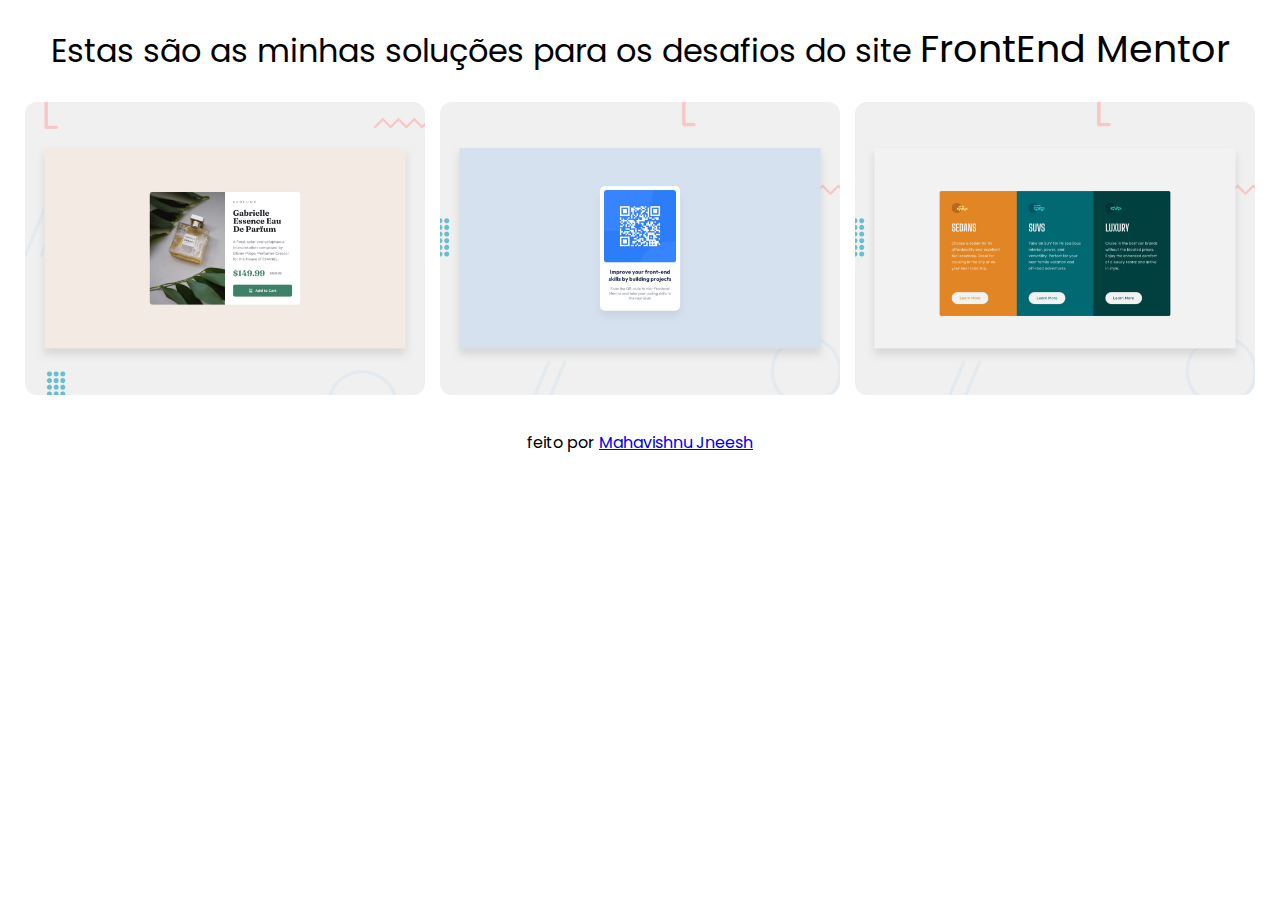
<file: index.html>
<!DOCTYPE html>
<html lang="en">
<head>
    <meta charset="UTF-8">
    <link rel="preconnect" href="https://fonts.googleapis.com">
    <link rel="preconnect" href="https://fonts.gstatic.com" crossorigin>
    
    <meta name="viewport" content="width=device-width, initial-scale=1.0">
    <title>Soluções FrontEnd Mentor</title>
    
    
    <link href="https://fonts.googleapis.com/css2?family=Outfit:wght@400;700&family=Poppins:wght@300;400&display=swap" rel="stylesheet">
    <link rel="stylesheet" href="styles/styles.css">
</head>
<body>
    <main>
        <h1>Estas são as minhas soluções para os desafios do site <a href="https://www.frontendmentor.io/home" target="_blank">FrontEnd Mentor</a></h1>
        <div class="container">
            <div class="content">
                <a href="product-preview-card-component-main/index.html"><img src="product-preview-card-component-main/design/desktop-preview.jpg" alt="previsualização do design"></a>
            </div>
            <div class="content">
                <a href="qr-code-component-main/index.html"><img src="qr-code-component-main/design/desktop-preview.jpg" alt="previsualização do design"></a>
            </div>
            <div class="content">
                <a href="3-column-preview-card-component-main/index.html"><img src="3-column-preview-card-component-main/design/desktop-preview.jpg" alt="previsualização do design"></a>
            </div>
            
        </div>
    </main>
    <footer>
        <span>feito por <a href="https://github.com/MVISHNU-BR" target="_blank">Mahavishnu Jneesh</a></span>
    </footer>
</body>
</html>
</file>
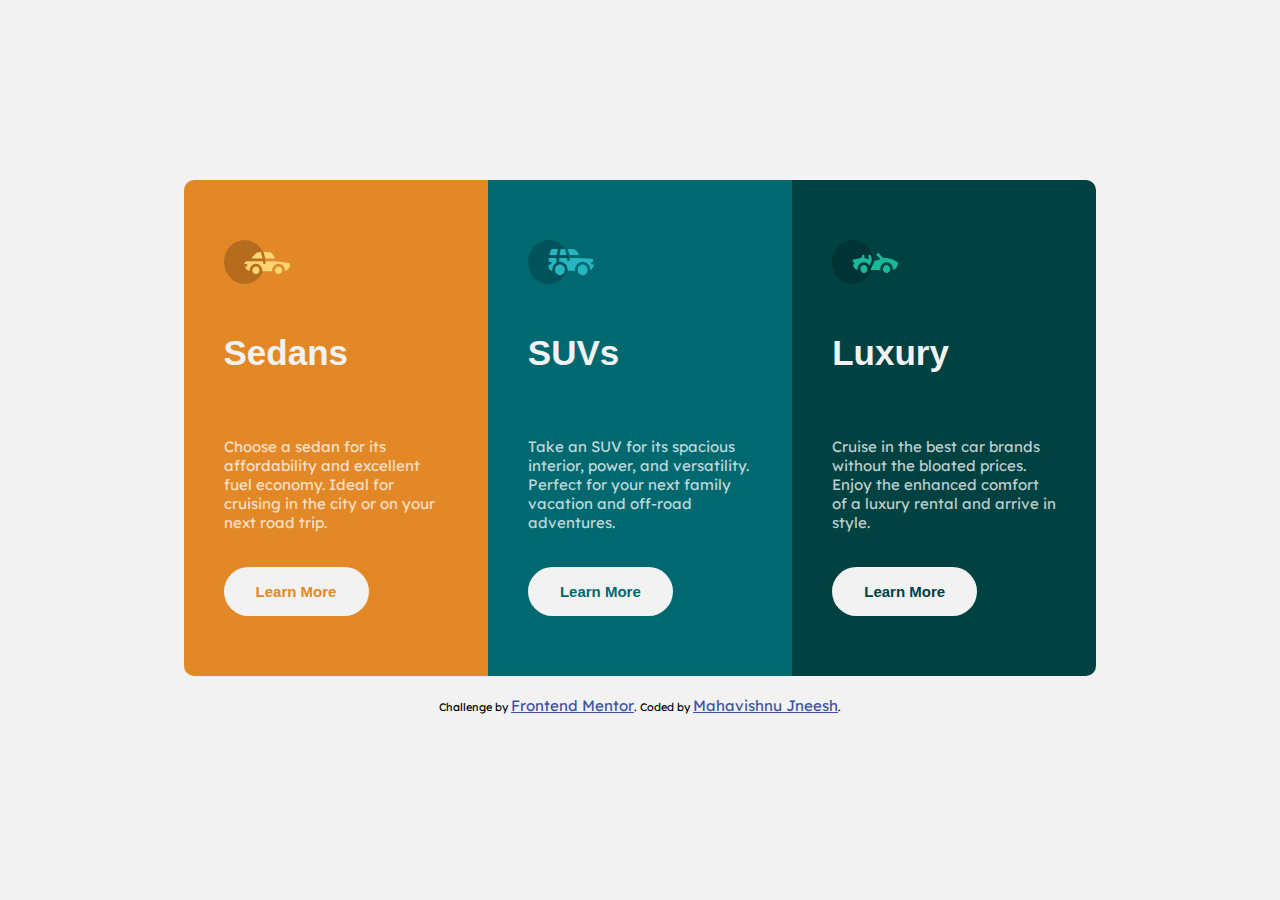
<file: 3-column-preview-card-component-main/index.html>
<!DOCTYPE html>
<html lang="en">
<head>
  <meta charset="UTF-8">
  <meta name="viewport" content="width=device-width, initial-scale=1.0"> <!-- displays site properly based on user's device -->
  <link rel="preconnect" href="https://fonts.googleapis.com">
  <link rel="preconnect" href="https://fonts.gstatic.com" crossorigin>

  <link rel="icon" type="image/png" sizes="32x32" href="./images/favicon-32x32.png">
  
  <title>Frontend Mentor | 3-column preview card component</title>
 
  <link href="https://fonts.googleapis.com/css2?family=Big+Shoulders+Display:wght@700&family=Lexend+Deca&display=swap" rel="stylesheet">
  <link rel="stylesheet" href="css/styles.css">
</head>
<body>

  <div class="container">
    <div class="content option1">
      <img src="images/icon-sedans.svg" alt="sedan icon">
      <h2 class="title">Sedans</h2>
      <p>Choose a sedan for its affordability and excellent fuel economy. Ideal for cruising in the city 
      or on your next road trip.</p>
      <button>Learn More</button>
    </div>
    <div class="content option2">
      <img src="images/icon-suvs.svg" alt="suv icon">
      <h2 class="title">SUVs</h2>
      <p>Take an SUV for its spacious interior, power, and versatility. Perfect for your next family vacation 
      and off-road adventures.</p>
      <button>Learn More</button>
    </div>
    <div class="content option3">
      <img src="images/icon-luxury.svg" alt="luxury car icon">
      <h2 class="title">Luxury</h2>
      <p>Cruise in the best car brands without the bloated prices. Enjoy the enhanced comfort of a luxury 
      rental and arrive in style.</p>
      <button >Learn More</button>
    </div>
  </div>  
  

  <div class="attribution">
    Challenge by <a href="https://www.frontendmentor.io?ref=challenge" target="_blank">Frontend Mentor</a>. 
    Coded by <a href="https://github.com/MVISHNU-BR" target="_blank">Mahavishnu Jneesh</a>.
  </div>
</body>
</html>
</file>
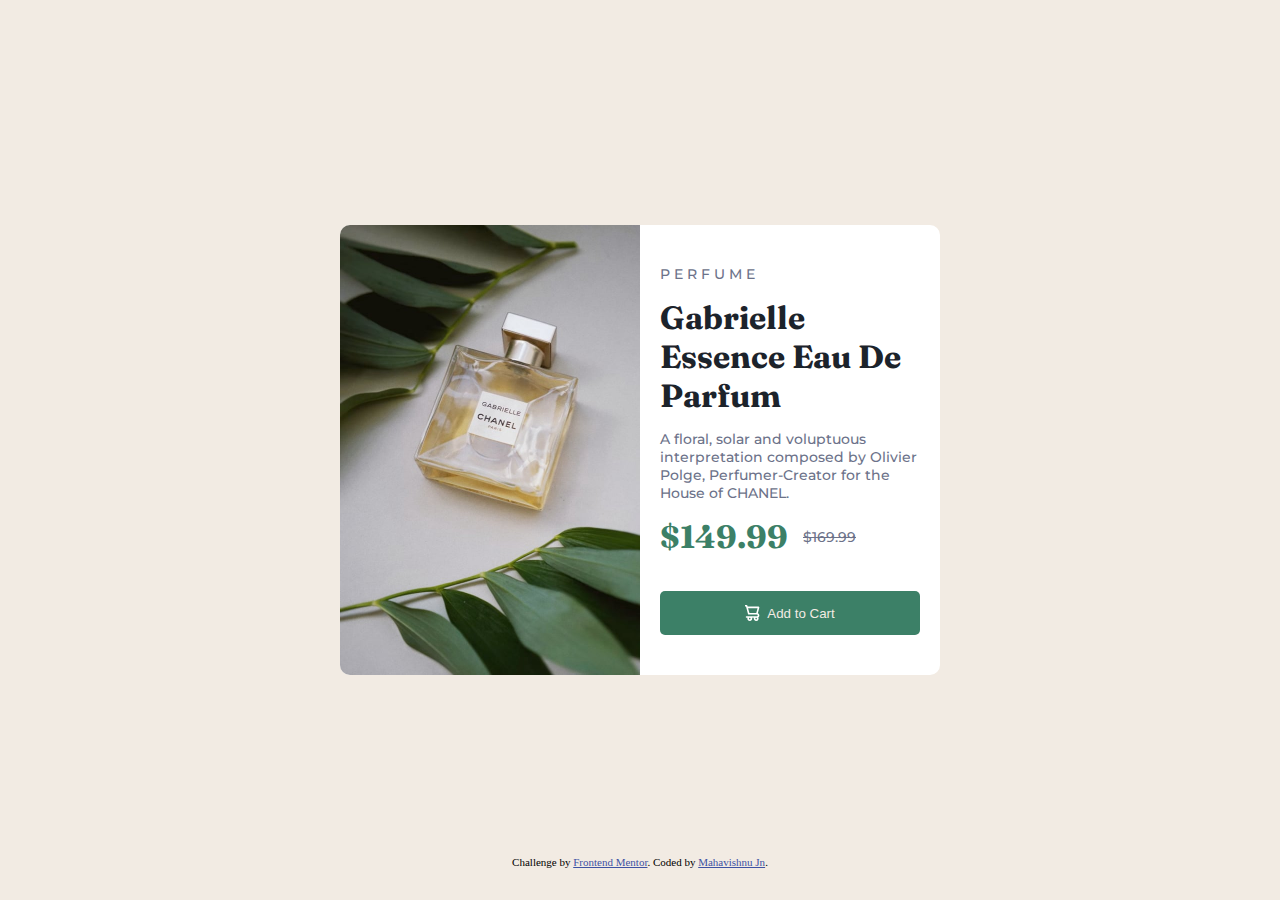
<file: product-preview-card-component-main/index.html>
<!DOCTYPE html>
<html lang="en">
<head>
  <meta charset="UTF-8">
  <meta name="viewport" content="width=device-width, initial-scale=1.0"> <!-- displays site properly based on user's device -->
  <link rel="preconnect" href="https://fonts.googleapis.com">
  <link rel="preconnect" href="https://fonts.gstatic.com" crossorigin>

  <link href="https://fonts.googleapis.com/css2?family=Fraunces:wght@700&family=Montserrat:wght@500;700&display=swap" rel="stylesheet"> 
  <link rel="icon" type="image/png" sizes="32x32" href="images/favicon-32x32.png">
  <link rel="stylesheet" href="CSS/styles.css">
  

  
  <title>Frontend Mentor | Product preview card component</title>

</head>
<body>
  <div class="container">
    <main class="container-main">
      <div class="card">
        <picture>
          <source class=".perfume-img" srcset="images/image-mobile.jpg" media="(max-width: 375px)" alt="Frasco perfume Chanel ao redor de folhas">
          <img class="perfume-img" src="images/image-desktop.jpg" alt="Frasco perfume Chanel ao redor de folhas"/>
        </picture>
      </div>
      <div class="content">
        <p class="top-P">Perfume</p>
        <h1>Gabrielle Essence Eau De Parfum</h1>

        <p>A floral, solar and voluptuous interpretation composed by Olivier Polge, 
          Perfumer-Creator for the House of CHANEL.</p>

        <div class="price">
          <span class="new-price">$149.99</span>
          <span class="old-price">$169.99</span>
        </div>

        
        <button type="button" class="button"><img src="images/icon-cart.svg" alt="carrinho de compras">Add to Cart</button>
      </div>
      </main>
  </div>  
  <footer class="attribution">
    <div class="attribution">
      Challenge by <a href="https://www.frontendmentor.io?ref=challenge" target="_blank">Frontend Mentor</a>. 
      Coded by <a href="https://www.frontendmentor.io/profile/MVISHNU-BR">Mahavishnu Jn</a>.
    </div>
  </footer>
</body>
</html>
</file>
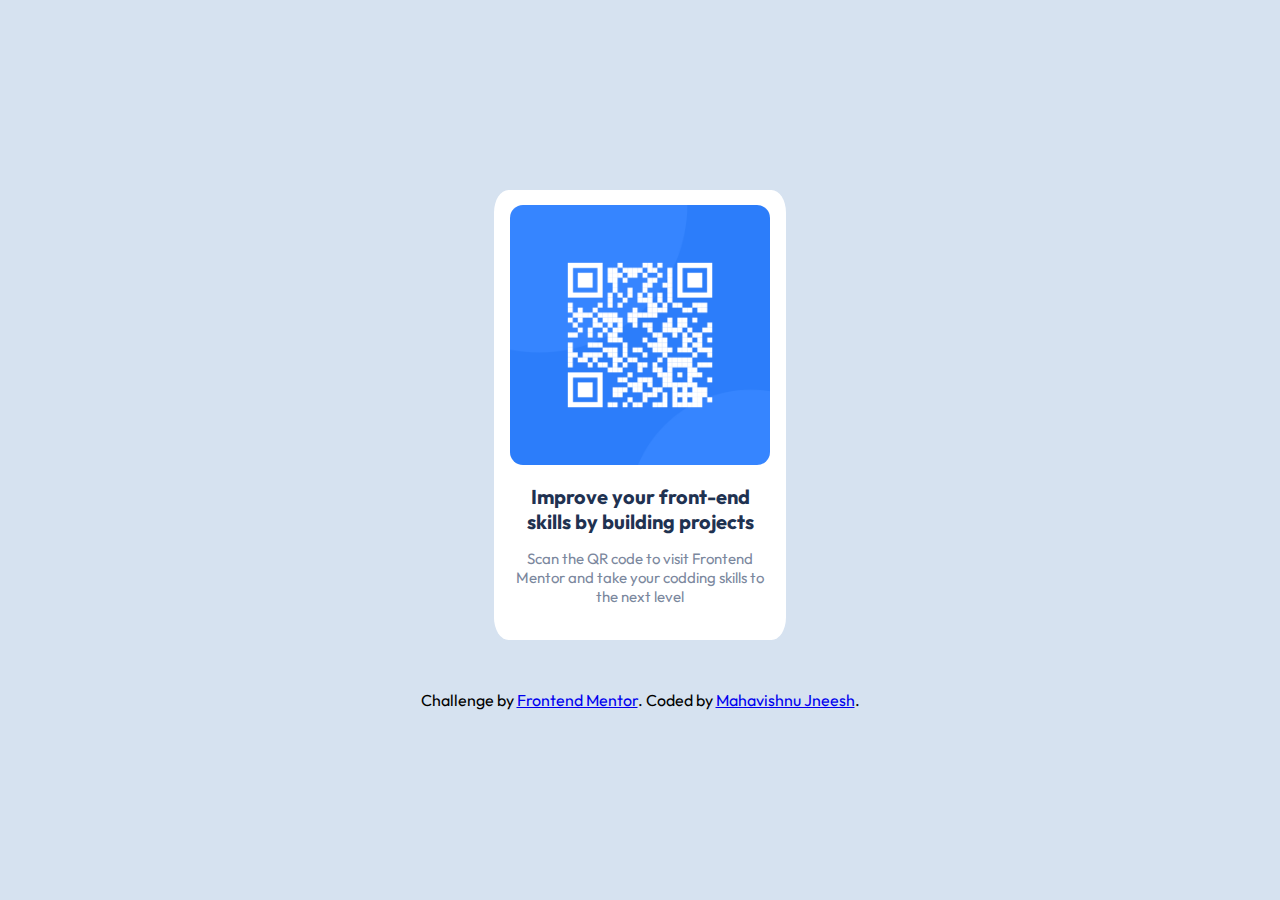
<file: qr-code-component-main/index.html>
<!DOCTYPE html>
<html lang="en">
<head>
  <meta charset="UTF-8">
  <meta name="viewport" content="width=device-width, initial-scale=1.0"> <!-- displays site properly based on user's device -->
  <link rel="preconnect" href="https://fonts.googleapis.com">
  <link rel="preconnect" href="https://fonts.gstatic.com" crossorigin>
 

  <link rel="icon" type="image/png" sizes="32x32" href="./images/favicon-32x32.png">
  <link href="https://fonts.googleapis.com/css2?family=Outfit:wght@400;700&display=swap" rel="stylesheet">
  <link rel="stylesheet" href="css/styles.css">

  <title>Frontend Mentor | QR code component</title>
  
</head>
<body>
  <main> 
    <div class="container">
      <div class="content">
        <div class="img">
          <img class="image-qr-code" src="images/image-qr-code.png" alt="Qr code image">
        </div>
        <div class="text">
          <h1>Improve your front-end skills by building projects</h1>
          <p>
            Scan the QR code to visit Frontend Mentor and take your codding skills
            to the next level
          </p>
        </div>
      </div>
    </div>
    <div class="attribution">
      Challenge by <a href="https://www.frontendmentor.io?ref=challenge" target="_blank">Frontend Mentor</a>. 
      Coded by <a href="https://github.com/MVISHNU-BR" target="_blank">Mahavishnu Jneesh</a>.
    </div>  
  </main>
  
  
</body>
</html>
</file>
<file: styles/styles.css>
*{
    margin: 0;
    width: 100%;
    font-family: 'Poppins', sans-serif;
}

main{
    margin: 20px auto;
    text-align: center;

    & h1 {
    font-weight: 400;

    }
    & a{
        text-decoration: none;
        color: black;
        font-size: 38px;
    }
    &
    a:hover{
        color: blue;
    }
}

.container{
    margin-top: 25px;
    display: flex;
    align-items: center;
    justify-content: center;
    gap: 15px;
}

.content{
    width: 400px;

    & img{
        border-radius: 12px ;
    }
}

footer{
   text-align: center;
}
</file>
<file: 3-column-preview-card-component-main/css/styles.css>
.attribution { font-size: 11px; text-align: center; color: black; }
.attribution a { color: hsl(228, 45%, 44%); }

*{
    font-size: 15px;
    color: var(--transparent-white);
}

:root{
    --bright-orange: hsl(31, 77%, 52%);
    --dark-cyan: hsl(184, 100%, 22%);
    --very-dark-cyan: hsl(179, 100%, 13%);
    --transparent-white: hsla(0, 0%, 100%, 0.75);
    --very-light-gray: hsl(0, 0%, 95%);
}

body{
    background-color: var(--very-light-gray);

    font-family: 'Lexend Deca', sans-serif;
    display: flex;
    flex-direction: column;
    align-items: center; 
    gap: 20px;
    margin: 20vh auto;
    width: 100%;
}

.container{
    display: flex;
    align-items: center;
    justify-content: center;
    height: 496px;
    width: 913px;
}

.content{
    padding: 0 40px;
    width: 100%;
    height: 100%;
    gap: 20px;
    
    display: flex;
    flex-direction: column;
    align-items: left;
    justify-content: center;
}

.option1{
    background-color: var(--bright-orange);
    border-radius: 10px 0 0 10px;
}
.option2{
    background-color: var(--dark-cyan);
}
.option3{
    background-color: var(--very-dark-cyan);
    border-radius: 0 10px 10px 0;
}

img{
    width: 66px;
    height: 44px;
}

.title
{
    font-family: 'big-shoulders-display', sans-serif;
    font-size: 35px;
    color: var(--very-light-gray);
}

button{
    border: none;
    background-color: var(--very-light-gray);
    width: 145px;
    height: 49px;
    font-weight: bold;
    border-radius: 25px;

    cursor: pointer;
}

.option1 button{
    color: var(--bright-orange);
}

.option2 button{
    color: var(--dark-cyan);
}

.option3 button{
    color: var(--very-dark-cyan);
}

button:hover{
    background-color: transparent;
    color: var(--very-light-gray);  
    border: 2px solid var(--very-light-gray);

}

@media screen and (max-width: 911px){
    .container{
        flex-direction: column;
        height: 75%;
        width: 75%;
    }
    .content{
        padding: 30px;
    }
    .option1{
        border-radius: 10px 10px 0 0;
    }
    .option3{
        border-radius: 0 0 10px 10px;
    }
}
</file>
<file: product-preview-card-component-main/CSS/styles.css>
.attribution {
    width: 100%;
    font-size: 11px; 
    position: absolute;
    bottom: 1rem;
    text-align: center;

    
}

.attribution a {
    color: hsl(228, 45%, 44%);
}

/* -----------MY CODE---------------- */
*{
    margin: 0;
}

:root{
--Very-dark-blue: hsl(212, 21%, 14%);
--Dark-cyan: hsl(158, 36%, 37%);
--Cream: hsl(30, 38%, 92%);
--Dark-grayish-blue: hsl(228, 12%, 48%);
--White: hsl(0, 0%, 100%);
}

body{
    background-color: var(--Cream);
    
}
.container{
    display: flex;
    flex-direction: column;
    justify-content: center;
    align-items: center; 
    height: 100vh;
    

}

.container-main{
    display: flex; 
    width: 600PX;
    height: 450px;
    background-color: var(--White);
    border-radius: 10px;
}


.content{
    display: flex;
    flex-direction: column;
    padding: 40px 20px;
    gap: 15px;
    position: relative;
}

.perfume-img{
    width: 300px;
    height: 450px;
    border-top-left-radius: 10px;
    border-bottom-left-radius: 10px;
}

.top-P{
    letter-spacing: 4px;
    text-transform: uppercase;
}

h1{
    font-size: 2rem;
    font-family: 'Fraunces', sans-serif;
    font-weight: 700;
    color: var(--Very-dark-blue);
}

p {
    font-size: 0.875rem;
    font-family: 'Montserrat', sans-serif;
    font-weight: 500;  
    color: var(--Dark-grayish-blue);
}

.price{
    display: flex;
    gap: 15px;
}

.new-price{
    color: var(--Dark-cyan);
    font-size: 2rem;
    font-weight: 700;
    font-family: 'Fraunces', sans-serif;
    
}

.old-price{
    text-decoration: line-through;
    color: var(--Dark-grayish-blue);
    font-size: 14px;
    font-weight: 500;
    font-family: 'Montserrat', sans-serif;

    align-self: center;
    text-align: center;
}

.button{
    margin-top: 20px;
    display: flex;
    align-items: center;
    gap: 7px;
    justify-content: center;
    width: 100%;
    height: 44px;

    color: var(--Cream);
    background-color: var(--Dark-cyan);

    border: none;
    border-radius: 5px;

    &:hover{
        background-color: #1a4031;
        transition: background-color 0.5s;
        cursor: pointer;
    }
}

@media (max-width: 375px) { 

    .container-main{
        display: flex;
        flex-direction: column;
        align-items: center;
        width: 341px;
        height: 610px;
     
        background-color: var(--White);
        border-radius: 10px;
    } 

    .content{
     display: flex;
     flex-direction: column;
     padding: 5px 20px;
     gap: 15px;

    }
    .perfume-img{
        width: 341px; 
        height: 237px;
        border-bottom-left-radius: 0;
        border-top-right-radius: 10px;
    }
 }
</file>
<file: qr-code-component-main/css/styles.css>
*{
    margin: 0;
    font-family: 'Outfit',sans-serif;
}

:root{
    --White: hsl(0, 0%, 100%);
    --Light-gray: hsl(212, 45%, 89%);
    --Grayish-blue: hsl(220, 15%, 55%);
    --Dark-blue: hsl(218, 44%, 22%);
}

body{
    background-color: var(--Light-gray);
}

main{
    height: 100vh;
    display: flex;
    flex-direction: column;
    align-items: center;
    justify-content: center;
    gap: 50px;
}

.container{
    background-color: var(--White);
    margin: 0 auto;
    width: 18.25rem;
    height: 28.12rem;
    border-radius: 5%;
}

.content{
    display: flex;
    flex-direction: column;
    justify-content: center;
    align-items: center;    
    gap: 15px;

    padding: 15px;
}

.content .text h1{
    font-size: 20px;
    text-align: center;
    color: var(--Dark-blue);
    padding-bottom: 15px;
}

.content .text p{
    font-size: 15px;
    color: var(--Grayish-blue);
    text-align: center;
}

.image-qr-code{
    width: 260px;
    border-radius: 5%;
}

@media screen and (max-width: 375px) {
    .attribution{
        text-align: center;
    }
}
</file>
